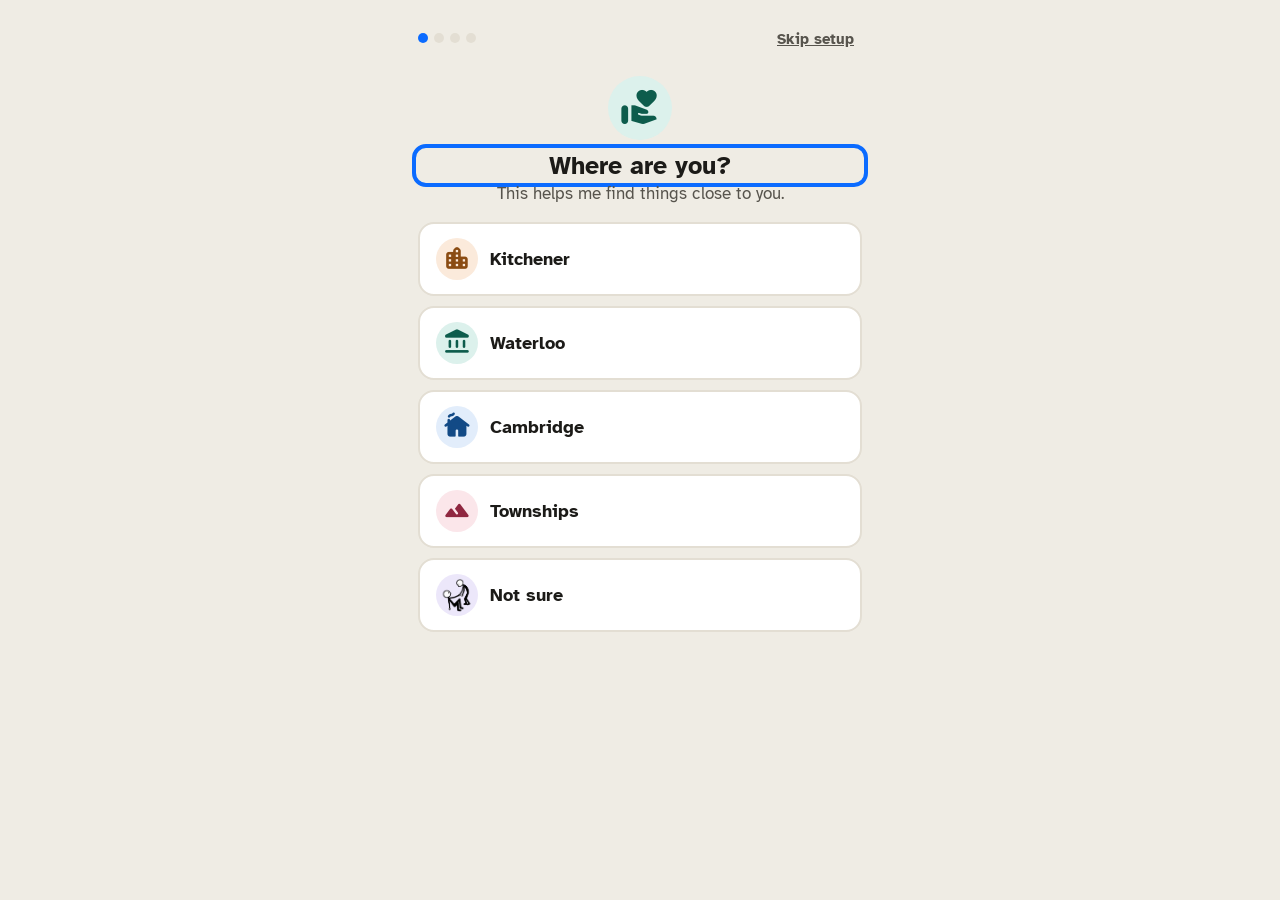
<file: index.html>
<!doctype html>
<html lang="en">
<head>
  <meta charset="utf-8" />
  <meta name="viewport" content="width=device-width, initial-scale=1, viewport-fit=cover" />
  <meta name="description" content="Belong — Robin texts you about free things to do near you. Built for everyone." />
  <title>Belong — free events, messaged to you</title>

  <!-- Online assets: Atkinson Hyperlegible is a typeface designed by the Braille Institute for low-vision readers.
       Material Symbols gives us big, friendly, universally familiar icons. Both load free from Google Fonts. -->
  <link rel="preconnect" href="https://fonts.googleapis.com" />
  <link rel="preconnect" href="https://fonts.gstatic.com" crossorigin />
  <link href="https://fonts.googleapis.com/css2?family=Atkinson+Hyperlegible:ital,wght@0,400;0,700;1,400&display=swap" rel="stylesheet" />
  <link href="https://fonts.googleapis.com/css2?family=Material+Symbols+Rounded:opsz,wght,FILL,GRAD@24,500,1,0&display=swap" rel="stylesheet" />

  <link rel="stylesheet" href="styles.css" />
</head>
<body>
  <a class="skip-link" href="#chat">Skip to messages</a>

  <!-- Phone-style notification banner. When a nonprofit posts an event and its
       notice time arrives, this slides in like an incoming text message. -->
  <div class="notif" id="notif" hidden role="alert">
    <button type="button" class="notif-card" id="notifCard">
      <span class="notif-head">
        <span class="notif-avatar ms" aria-hidden="true">volunteer_activism</span>
        <span class="notif-app">Belong</span>
        <span class="notif-when" id="notifWhen">now</span>
      </span>
      <span class="notif-title" id="notifTitle"></span>
      <span class="notif-body" id="notifBody"></span>
    </button>
  </div>

  <div class="app" id="app">
    <header class="app-header">
      <div class="avatar" aria-hidden="true"><span class="ms">volunteer_activism</span></div>
      <div class="who">
        <p class="who-name">Robin</p>
        <p class="who-sub">Messages you about free events near you</p>
      </div>
      <button class="home-btn" id="startOver" type="button">
        <span class="ms" aria-hidden="true">restart_alt</span>
        <span class="home-label">Start over</span>
      </button>
      <button class="icon-btn" id="btnSettings" type="button" aria-label="Settings" aria-haspopup="dialog">
        <span class="ms" aria-hidden="true">settings</span>
      </button>
    </header>

    <!-- Two big tabs: read Robin's messages, or manage what you've booked.
         WAI-ARIA tabs pattern: arrow keys move between tabs, panels swap below.
         (The accessibility controls that used to sit in a toolbar here now live
         behind the settings gear in the header.) -->
    <div class="tabs" role="tablist" aria-label="Sections">
      <button class="tab-btn" id="tabFind" type="button" role="tab" aria-selected="true" aria-controls="panelFind">
        <span class="ms" aria-hidden="true">chat</span><span class="tab-label" id="tabFindLabel">Messages</span>
      </button>
      <button class="tab-btn" id="tabBooked" type="button" role="tab" aria-selected="false" aria-controls="panelBooked" tabindex="-1">
        <span class="ms" aria-hidden="true">event_available</span><span class="tab-label" id="tabBookedLabel">My bookings</span>
        <span class="tab-badge" id="bookedBadge" hidden></span>
      </button>
    </div>

    <!-- Robin's messages. role="log" + aria-live means a screen reader speaks each new message. -->
    <div class="panel" id="panelFind" role="tabpanel" aria-labelledby="tabFind">
      <main class="chat" id="chat" role="log" aria-live="polite" aria-relevant="additions" tabindex="-1"></main>
    </div>

    <!-- Booked appointments: tap a card to select it, then the big red button cancels.
         A confirm step guards the destructive action; role="status" announces results. -->
    <div class="panel" id="panelBooked" role="tabpanel" aria-labelledby="tabBooked" hidden>
      <div class="booked-scroll">
        <h2 class="booked-title" id="bookedTitle" tabindex="-1">Your booked activities</h2>
        <p class="booked-help" id="bookedHelp"></p>
        <ul class="booked-list" id="bookedList"></ul>
        <div class="booked-empty" id="bookedEmpty" hidden>
          <img src="assets/pictograms/clock.png" alt="" />
          <p class="booked-empty-title" id="bookedEmptyText"></p>
          <p class="booked-empty-hint" id="bookedEmptyHint"></p>
        </div>
      </div>
      <div class="booked-footer">
        <p class="booked-status" id="bookedStatus" role="status"></p>
        <div class="confirm" id="confirmBox" hidden tabindex="-1">
          <p class="confirm-text" id="confirmText"></p>
          <div class="confirm-actions">
            <button type="button" class="btn danger" id="btnConfirmYes">
              <span class="ms" aria-hidden="true">check</span><span id="confirmYesLabel"></span>
            </button>
            <button type="button" class="btn" id="btnConfirmNo">
              <span class="ms" aria-hidden="true">close</span><span id="confirmNoLabel"></span>
            </button>
          </div>
        </div>
        <button type="button" class="btn-cancel" id="btnCancel" hidden>
          <span class="ms" aria-hidden="true">event_busy</span><span id="btnCancelLabel"></span>
        </button>
      </div>
    </div>

    <p class="credit">
      Symbols: <a href="https://arasaac.org" target="_blank" rel="noopener">ARASAAC</a> — Sergio Palao, Gobierno de Aragón (CC BY-NC-SA)
    </p>
  </div>

  <!-- Onboarding: a one-time, four-question tap survey (location, interests,
       age, accessibility needs) shown on first open. Robin uses the answers
       to decide which events to message the user about. Same PECS/AAC rule
       as everywhere: every option is colour + icon + word, always together. -->
  <div class="onboarding" id="onboarding" hidden>
    <div class="onb-card">
      <div class="onb-top">
        <div class="onb-progress" id="onbProgress" role="img"></div>
        <button type="button" class="onb-skip" id="onbSkip">Skip setup</button>
      </div>
      <div class="avatar avatar-lg" aria-hidden="true"><span class="ms">volunteer_activism</span></div>
      <h1 class="onb-title" id="onbTitle" tabindex="-1"></h1>
      <p class="onb-sub" id="onbSub"></p>
      <div class="onb-options" id="onbOptions"></div>
      <div class="onb-actions" id="onbActions"></div>
    </div>
  </div>

  <!-- Settings: the accessibility controls, one tap behind the gear.
       Same PECS/AAC rule as everywhere: every row is icon + word, and
       shows its current state in words too. -->
  <div class="settings" id="settings" hidden role="dialog" aria-modal="true" aria-labelledby="settingsTitle">
    <div class="settings-card">
      <div class="settings-top">
        <h2 class="settings-title" id="settingsTitle" tabindex="-1">Settings</h2>
        <button type="button" class="icon-btn" id="settingsClose" aria-label="Close settings">
          <span class="ms" aria-hidden="true">close</span>
        </button>
      </div>

      <button class="setting-row" id="btnText" type="button">
        <span class="ms" aria-hidden="true">format_size</span>
        <span class="setting-label" id="labelText">Text size</span>
        <span class="setting-value" id="valueText"></span>
      </button>
      <button class="setting-row" id="btnContrast" type="button" aria-pressed="false">
        <span class="ms" aria-hidden="true">contrast</span>
        <span class="setting-label" id="labelContrast">High contrast</span>
        <span class="setting-value" id="valueContrast"></span>
      </button>
      <button class="setting-row" id="btnSound" type="button" aria-pressed="false">
        <span class="ms" aria-hidden="true">volume_up</span>
        <span class="setting-label" id="labelSound">Read aloud</span>
        <span class="setting-value" id="valueSound"></span>
      </button>

      <p class="settings-group" id="labelLang">Language</p>
      <div class="lang-rows" role="group" aria-labelledby="labelLang">
        <button class="setting-row lang-row" type="button" data-lang="en" aria-pressed="false">
          <span class="ms" aria-hidden="true">language</span>
          <span class="setting-label">English</span>
          <span class="check ms" aria-hidden="true">check</span>
        </button>
        <button class="setting-row lang-row" type="button" data-lang="fr" aria-pressed="false">
          <span class="ms" aria-hidden="true">language</span>
          <span class="setting-label">Français</span>
          <span class="check ms" aria-hidden="true">check</span>
        </button>
        <button class="setting-row lang-row" type="button" data-lang="es" aria-pressed="false">
          <span class="ms" aria-hidden="true">language</span>
          <span class="setting-label">Español</span>
          <span class="check ms" aria-hidden="true">check</span>
        </button>
      </div>

      <a class="settings-link" id="orgLink" href="post.html">For organizations</a>
    </div>
  </div>

  <script src="app.js?v=5"></script>
</body>
</html>
</file>
<file: styles.css>
/* ============================================================
   Belong — accessible community discovery UI
   Design rules (from the KW Hab brief):
   - Calm by default. Colour carries MEANING, never decoration.
   - Never colour alone: every colour is paired with an icon AND a word.
   - Big, fat-finger-safe targets (min 56px). Generous spacing.
   - One question at a time, so nobody has to process a wall of options.
   - No single sense required (see / hear / speak — all optional paths).
   ============================================================ */

:root {
  /* Base scale. Everything uses rem, so the "Text size" button just
     changes this one number and the whole app grows. */
  font-size: 18px;

  --font: "Atkinson Hyperlegible", system-ui, sans-serif;

  --bg: #efece4;            /* warm, low-glare page */
  --app: #ffffff;
  --ink: #1c1b18;
  --ink-soft: #57544d;
  --line: #e3ded3;

  --guide-bg: #eceae3;      /* incoming bubble */
  --guide-ink: #1c1b18;
  --user-bg: #0b6bff;       /* outgoing bubble (familiar texting blue) */
  --user-ink: #ffffff;

  --card: #ffffff;
  --accent: #0b6bff;
  --free-bg: #e4f3e8;
  --free-ink: #14682f;

  --focus: #0b6bff;
  --target: 56px;           /* generous minimum tap target */
  --radius: 20px;

  /* Category colours — each owns one hue + one icon + one word.
     Tint background is light; -ink is the dark same-family text. */
  --food-bg:#fbeadb;   --food-ink:#8a4b12;
  --people-bg:#dcf1ec; --people-ink:#0d5c4c;
  --kids-bg:#e2edfb;   --kids-ink:#124a86;
  --health-bg:#fbe6ea; --health-ink:#8f2740;
  --learn-bg:#ece7fa;  --learn-ink:#463a8f;
  --money-bg:#e6f2dc;  --money-ink:#3c5f16;
}

/* Larger text modes (the "Text size" button cycles these). */
:root[data-text="large"]  { font-size: 22px; }
:root[data-text="xlarge"] { font-size: 27px; }

* { box-sizing: border-box; }
[hidden] { display: none !important; }

html, body {
  margin: 0;
  height: 100%;
  background: var(--bg);
  font-family: var(--font);
  color: var(--ink);
  -webkit-text-size-adjust: 100%;
}

.sr-only {
  position: absolute; width: 1px; height: 1px;
  padding: 0; margin: -1px; overflow: hidden;
  clip: rect(0,0,0,0); white-space: nowrap; border: 0;
}

.skip-link {
  position: absolute; left: 8px; top: -60px;
  background: var(--accent); color: #fff; padding: 12px 16px;
  border-radius: 12px; z-index: 20; font-weight: 700; text-decoration: none;
  transition: top .15s;
}
.skip-link:focus { top: 8px; }

/* Visible focus for keyboard + switch users. Thick, high-contrast. */
:focus-visible {
  outline: 4px solid var(--focus);
  outline-offset: 2px;
  border-radius: 8px;
}

.ms {
  font-family: "Material Symbols Rounded";
  font-weight: 500; font-style: normal; line-height: 1;
  font-size: 1.5rem; user-select: none;
  font-variation-settings: "FILL" 1, "opsz" 24;
}

/* ---------- App shell: a centred phone-width column ---------- */
.app {
  max-width: 480px;
  margin: 0 auto;
  height: 100dvh;
  background: var(--app);
  display: flex;
  flex-direction: column;
  border-left: 1px solid var(--line);
  border-right: 1px solid var(--line);
}

.app-header {
  display: flex; align-items: center; gap: 12px;
  padding: 12px 14px;
  border-bottom: 1px solid var(--line);
  background: var(--app);
}
.avatar {
  width: 46px; height: 46px; border-radius: 50%;
  background: var(--people-bg); color: var(--people-ink);
  display: flex; align-items: center; justify-content: center; flex: 0 0 auto;
}
.avatar .ms { font-size: 1.6rem; }
.who { flex: 1; min-width: 0; }
.who-name { margin: 0; font-size: 1.1rem; font-weight: 700; }
.who-sub { margin: 0; font-size: .82rem; color: var(--ink-soft); }

.home-btn {
  display: flex; align-items: center; gap: 6px;
  min-height: 48px; padding: 6px 14px;
  border: 2px solid var(--line); border-radius: 14px;
  background: var(--app); color: var(--ink);
  font-family: var(--font); font-size: .9rem; font-weight: 700; cursor: pointer;
}
.home-btn:hover { background: var(--bg); }
.home-label { white-space: nowrap; }

/* Round icon-only header button (settings gear, close). */
.icon-btn {
  width: 48px; height: 48px; flex: 0 0 auto;
  display: flex; align-items: center; justify-content: center;
  border: 2px solid var(--line); border-radius: 50%;
  background: var(--app); color: var(--ink); cursor: pointer;
}
.icon-btn:hover { background: var(--bg); }
.icon-btn .ms { font-size: 1.5rem; }

/* ---------- Settings (full-screen overlay, same pattern as onboarding) ---------- */
.settings {
  position: fixed; inset: 0; z-index: 40;
  background: var(--bg);
  overflow-y: auto;
}
.settings[hidden] { display: none; }

.settings-card {
  width: 100%; max-width: 480px; margin: 0 auto;
  min-height: 100dvh;
  display: flex; flex-direction: column; gap: 10px;
  padding: 16px 18px 28px;
  background: var(--app);
}

.settings-top {
  display: flex; align-items: center; justify-content: space-between;
  gap: 10px; margin-bottom: 6px;
}
.settings-title { margin: 0; font-size: 1.3rem; }

.setting-row {
  display: flex; align-items: center; gap: 12px;
  min-height: var(--target); padding: 12px 16px;
  border: 2px solid var(--line); border-radius: 16px;
  background: var(--app); color: var(--ink);
  font-family: var(--font); font-size: 1.02rem; font-weight: 700;
  text-align: left; cursor: pointer;
}
.setting-row:hover { background: var(--bg); }
.setting-row .ms { font-size: 1.5rem; flex: 0 0 auto; }
.setting-label { flex: 1; min-width: 0; }
.setting-value { color: var(--ink-soft); font-weight: 700; font-size: .9rem; white-space: nowrap; }
.setting-row[aria-pressed="true"] {
  background: var(--accent); color: #fff; border-color: var(--accent);
}
.setting-row[aria-pressed="true"] .setting-value { color: inherit; }

/* Language picker: one row per language, the active one is filled. */
.settings-group { margin: 8px 2px 0; font-size: .9rem; font-weight: 700; color: var(--ink-soft); }
.lang-rows { display: flex; flex-direction: column; gap: 10px; }
.setting-row .check { margin-left: auto; opacity: 0; }
.setting-row[aria-pressed="true"] .check { opacity: 1; }

.settings-link {
  margin-top: auto; padding: 12px 4px 0;
  color: var(--ink-soft); font-size: .9rem; font-weight: 700;
  text-align: center;
}

/* ---------- Chat log ---------- */
.chat {
  flex: 1; overflow-y: auto;
  padding: 16px 14px 20px;
  display: flex; flex-direction: column; gap: 12px;
  /* Instant scrolling on purpose: smooth animations get cancelled by
     rapid appends, and less motion is kinder to this audience anyway. */
}

.row { display: flex; flex-direction: column; max-width: 100%; }
.row.guide { flex-direction: row; align-items: flex-end; gap: 2px; }
.row.user  { align-items: flex-end; }
.row.msg   { flex-direction: row; align-items: center; gap: 4px; }

.bubble {
  max-width: 86%;
  padding: 12px 16px;
  border-radius: var(--radius);
  font-size: 1.05rem; line-height: 1.5;
  word-wrap: break-word;
}
.row.guide .bubble {
  background: var(--guide-bg); color: var(--guide-ink);
  border-bottom-left-radius: 6px;
}
.row.user .bubble {
  background: var(--user-bg); color: var(--user-ink);
  border-bottom-right-radius: 6px; font-weight: 700;
}
.row.user .bubble .ms { font-size: 1.15rem; vertical-align: -3px; margin-right: 6px; }

/* Small icon-only "replay this aloud" button under a guide bubble. */
.replay {
  display: inline-flex; align-items: center; justify-content: center;
  flex: 0 0 auto; width: 40px; height: 40px; padding: 0;
  border: none; border-radius: 50%;
  background: transparent; color: var(--ink-soft); cursor: pointer;
}
.replay:hover { background: var(--guide-bg); }
.replay .ms { font-size: 1.25rem; }

/* ---------- Phone-style notification banner ----------
   Emulates an incoming text/push notification for a newly posted event. */
.notif {
  position: fixed; top: 10px; left: 0; right: 0; z-index: 60;
  display: flex; justify-content: center;
  padding: 0 12px; pointer-events: none;
}
.notif-card {
  pointer-events: auto;
  display: block; text-align: left; cursor: pointer;
  width: 100%; max-width: 430px;
  background: var(--card); color: var(--ink);
  border: 2px solid var(--line); border-radius: 20px;
  padding: 12px 14px;
  font-family: var(--font); font-size: 1rem;
  box-shadow: 0 12px 30px rgba(0, 0, 0, .18);
  animation: notif-drop .35s ease-out;
}
.notif.hide .notif-card { animation: notif-fade .25s ease-out forwards; }
@media (prefers-reduced-motion: reduce) {
  .notif-card { animation: none; }
  .notif.hide .notif-card { animation: none; opacity: 0; }
}
@keyframes notif-drop {
  from { transform: translateY(-120%); opacity: 0; }
  to   { transform: translateY(0);     opacity: 1; }
}
@keyframes notif-fade {
  to { opacity: 0; transform: translateY(-8px); }
}
.notif-head {
  display: flex; align-items: center; gap: 8px;
  margin-bottom: 6px;
  font-size: .85rem; font-weight: 700; color: var(--ink-soft);
}
.notif-avatar {
  width: 26px; height: 26px; border-radius: 8px;
  display: inline-flex; align-items: center; justify-content: center;
  background: var(--guide-bg); color: var(--ink);
  font-size: 1rem;
}
.notif-when { margin-left: auto; font-weight: 400; }
.notif-title { display: block; margin: 0; font-size: 1.02rem; font-weight: 700; }
.notif-body { display: block; margin: 2px 0 0; font-size: .98rem; line-height: 1.4; }
:root[data-contrast="high"] .notif-card { border: 2px solid #fff; }

/* Typing indicator */
.typing { display: flex; gap: 5px; padding: 14px 18px; }
.typing span {
  width: 9px; height: 9px; border-radius: 50%; background: #b7b3a8;
  animation: blink 1.2s infinite both;
}
.typing span:nth-child(2){ animation-delay: .2s; }
.typing span:nth-child(3){ animation-delay: .4s; }
@keyframes blink { 0%,80%,100%{opacity:.3} 40%{opacity:1} }

/* ---------- Option buttons (the "quick replies") ---------- */
.options {
  display: grid; grid-template-columns: 1fr 1fr; gap: 10px;
  margin-top: 2px; width: 100%;
}
.options.stack { grid-template-columns: 1fr; }

.opt {
  display: flex; align-items: center; gap: 12px;
  min-height: var(--target); padding: 14px 16px;
  border: 2px solid var(--line); border-radius: 16px;
  background: var(--app); color: var(--ink);
  font-family: var(--font); font-size: 1.02rem; font-weight: 700;
  text-align: left; cursor: pointer;
}
.opt:hover { background: var(--bg); }
.opt .dot {
  width: 42px; height: 42px; border-radius: 50%; flex: 0 0 auto;
  display: flex; align-items: center; justify-content: center;
}
.opt .dot .ms { font-size: 1.55rem; }
.opt.simple { justify-content: center; }
.opt.simple .ms { font-size: 1.35rem; margin-right: 4px; }
.opt.full { grid-column: 1 / -1; }

/* Category colour map — colour + icon + word together, always. */
.c-food   .dot { background: var(--food-bg);   color: var(--food-ink); }
.c-people .dot { background: var(--people-bg); color: var(--people-ink); }
.c-kids   .dot { background: var(--kids-bg);   color: var(--kids-ink); }
.c-health .dot { background: var(--health-bg); color: var(--health-ink); }
.c-learn  .dot { background: var(--learn-bg);  color: var(--learn-ink); }
.c-money  .dot { background: var(--money-bg);  color: var(--money-ink); }

/* ---------- Opportunity card ---------- */
.card {
  width: 100%; background: var(--card);
  border: 2px solid var(--line); border-radius: 18px; overflow: hidden;
}
.card-top {
  height: 92px; display: flex; align-items: center; justify-content: center;
}
.card-top .ms { font-size: 2.6rem; }
.card-body { padding: 14px 16px; }
.card-head { display: flex; align-items: center; gap: 8px; margin-bottom: 3px; }
.card-title { margin: 0; font-size: 1.15rem; font-weight: 700; }
.badge-free {
  margin-left: auto; background: var(--free-bg); color: var(--free-ink);
  font-size: .82rem; font-weight: 700; padding: 4px 10px; border-radius: 10px;
  white-space: nowrap;
}
.card-org { margin: 0 0 10px; font-size: .9rem; color: var(--ink-soft); }
.card-line { display: flex; align-items: center; gap: 10px; font-size: 1rem; margin: 6px 0; }
.card-line .ms { font-size: 1.35rem; color: var(--ink-soft); }

.chips { display: flex; flex-wrap: wrap; gap: 6px; margin: 12px 0; }
.chip {
  display: flex; align-items: center; gap: 5px;
  font-size: .82rem; font-weight: 700; color: var(--ink-soft);
  background: var(--bg); border: 1px solid var(--line);
  padding: 5px 10px; border-radius: 20px;
}
.chip .ms { font-size: 1.15rem; }

.card-actions { display: flex; gap: 8px; margin-top: 4px; }
.btn {
  flex: 1; display: flex; align-items: center; justify-content: center; gap: 6px;
  min-height: var(--target); padding: 12px;
  border-radius: 14px; border: 2px solid var(--line);
  background: var(--app); color: var(--ink);
  font-family: var(--font); font-size: 1rem; font-weight: 700; cursor: pointer;
}
.btn:hover { background: var(--bg); }
.btn .ms { font-size: 1.3rem; }
.btn.primary { background: var(--accent); color: #fff; border-color: var(--accent); }
.btn.primary:hover { filter: brightness(.95); }

/* ---------- Composer ---------- */
.composer {
  display: flex; align-items: center; gap: 8px;
  padding: 10px 12px; border-top: 1px solid var(--line); background: var(--app);
}
.mic, .send {
  width: 50px; height: 50px; flex: 0 0 auto;
  border-radius: 50%; border: 2px solid var(--line);
  background: var(--app); color: var(--ink-soft); cursor: pointer;
  display: flex; align-items: center; justify-content: center;
}
.mic:hover, .send:hover { background: var(--bg); }
.mic.listening { background: var(--health-bg); color: var(--health-ink); border-color: var(--health-ink); }
.send { background: var(--accent); color: #fff; border-color: var(--accent); }
.composer-input {
  flex: 1; min-width: 0; height: 50px;
  border: 2px solid var(--line); border-radius: 25px;
  padding: 0 18px; font-family: var(--font); font-size: 1rem;
  background: var(--bg); color: var(--ink);
}
.composer-input:focus-visible { outline: 4px solid var(--focus); outline-offset: 1px; }

/* ============================================================
   HIGH-CONTRAST MODE
   Strips category tints, goes black/white with heavy borders and
   yellow focus. Meaning is kept because every colour was already
   paired with an icon + a word.
   ============================================================ */
:root[data-contrast="high"] {
  --bg:#000; --app:#000; --ink:#fff; --ink-soft:#fff; --line:#fff;
  --guide-bg:#000; --guide-ink:#fff; --user-bg:#fff; --user-ink:#000;
  --card:#000; --accent:#ffe500; --free-bg:#000; --free-ink:#ffe500;
  --focus:#ffe500;
}
:root[data-contrast="high"] .row.guide .bubble { border: 2px solid #fff; }
:root[data-contrast="high"] .badge-free { border: 2px solid #ffe500; }
:root[data-contrast="high"] .btn.primary { color: #000; }
:root[data-contrast="high"] .setting-row[aria-pressed="true"] { color: #000; }
:root[data-contrast="high"] .replay { border: 2px solid #fff; }
:root[data-contrast="high"] .opt .dot,
:root[data-contrast="high"] .avatar {
  background: #000 !important; color: #fff !important; border: 2px solid #fff;
}
:root[data-contrast="high"] .chip { background:#000; }

/* ---------- ARASAAC pictogram sizing ---------- */
.opt .dot img { width: 34px; height: 34px; object-fit: contain; }
.card-top img { width: 64px; height: 64px; object-fit: contain; }
.card-line img { width: 30px; height: 30px; object-fit: contain; flex: 0 0 auto; }
.chip img { width: 22px; height: 22px; object-fit: contain; }
.row.user .bubble img {
  width: 26px; height: 26px; object-fit: contain;
  vertical-align: -6px; margin-right: 8px;
  background: #fff; border-radius: 6px; padding: 1px;
}

/* Category tint bands on cards (colour + picture + word together). */
.card-top.c-food   { background: var(--food-bg); }
.card-top.c-people { background: var(--people-bg); }
.card-top.c-kids   { background: var(--kids-bg); }
.card-top.c-health { background: var(--health-bg); }
.card-top.c-learn  { background: var(--learn-bg); }
.card-top.c-money  { background: var(--money-bg); }

/* Used options stay visible for context but can't re-fire. */
.opt:disabled { opacity: .45; cursor: default; }
.opt.picked { border-color: var(--accent); opacity: 1; }

/* Attribution + org link. Required by ARASAAC's CC BY-NC-SA licence. */
.credit {
  margin: 0; padding: 6px 12px 10px; text-align: center;
  font-size: .68rem; color: var(--ink-soft); background: var(--app);
}
.credit a { color: inherit; }

:root[data-contrast="high"] .opt .dot img,
:root[data-contrast="high"] .card-top img,
:root[data-contrast="high"] .card-line img,
:root[data-contrast="high"] .chip img {
  background: #fff; border-radius: 8px; padding: 2px;
}
:root[data-contrast="high"] .card-top { background: #000 !important; }

/* ============================================================
   ONBOARDING — 4-page tap-to-choose survey shown on first visit.
   Reuses .opt/.dot so colours, icons, focus states and high-contrast
   handling all come for free from the rules above.
   ============================================================ */
#app[hidden] { display: none; }

.onboarding {
  position: fixed; inset: 0; z-index: 30;
  background: var(--bg);
  overflow-y: auto;
}
.onboarding[hidden] { display: none; }

.onb-card {
  width: 100%; max-width: 480px; margin: 0 auto;
  min-height: 100dvh;
  display: flex; flex-direction: column;
  padding: 16px 18px 28px;
}

.onb-top { display: flex; align-items: center; justify-content: space-between; gap: 10px; }
.onb-progress { display: flex; gap: 6px; }
.onb-progress .dot {
  width: 10px; height: 10px; border-radius: 50%; background: var(--line);
}
.onb-progress .dot.active { background: var(--accent); }
.onb-progress .dot.done { background: var(--accent); opacity: .5; }

.onb-skip {
  border: none; background: none; color: var(--ink-soft);
  font-family: var(--font); font-size: .85rem; font-weight: 700;
  text-decoration: underline; cursor: pointer; min-height: 44px; padding: 8px;
}

.avatar-lg { width: 64px; height: 64px; margin: 16px auto 6px; }
.avatar-lg .ms { font-size: 2.2rem; }

.onb-title { text-align: center; font-size: 1.4rem; margin: 4px 0 2px; }
.onb-sub { text-align: center; color: var(--ink-soft); margin: 0 0 18px; font-size: .95rem; }

.onb-options {
  display: grid; grid-template-columns: 1fr 1fr; gap: 10px;
  flex: 1; align-content: start;
}
.onb-options.stack { grid-template-columns: 1fr; }

/* Multi-select options (interests, accessibility needs): tapping
   toggles a checkmark instead of disabling the other buttons. */
.opt .check { margin-left: auto; opacity: 0; color: var(--accent); }
.opt.selected .check { opacity: 1; }
.opt.selected { border-color: var(--accent); background: var(--bg); }
:root[data-contrast="high"] .opt.selected { border-color: var(--accent); }

.onb-actions { display: flex; gap: 10px; margin-top: 18px; }
.onb-actions .btn { flex: 1; }

/* ============================================================
   TABS + BOOKED APPOINTMENTS
   Same rules as everywhere: big targets, colour + icon + word,
   thick visible focus, everything scales with the Text button.
   ============================================================ */
:root { --danger: #b3261e; } /* white text on this red = 6.6:1, passes AA */

.tabs {
  display: grid; grid-template-columns: 1fr 1fr; gap: 8px;
  padding: 10px 12px;
  border-bottom: 1px solid var(--line);
  background: var(--app);
}
.tab-btn {
  display: flex; align-items: center; justify-content: center; gap: 8px;
  min-height: var(--target); padding: 8px 10px;
  border: 2px solid var(--line); border-radius: 14px;
  background: var(--app); color: var(--ink);
  font-family: var(--font); font-size: .95rem; font-weight: 700; cursor: pointer;
}
.tab-btn:hover { background: var(--bg); }
.tab-btn[aria-selected="true"] {
  background: var(--accent); color: #fff; border-color: var(--accent);
}
.tab-badge {
  background: var(--danger); color: #fff;
  min-width: 1.6em; padding: 2px 8px; border-radius: 999px;
  font-size: .82rem; text-align: center;
}

/* Panels fill the same slot the chat used to. The global [hidden] rule
   near the top of this file keeps them collapsed despite display:flex. */
.panel { flex: 1; min-height: 0; display: flex; flex-direction: column; }

.booked-scroll {
  flex: 1; overflow-y: auto;
  padding: 16px 14px 20px;
  display: flex; flex-direction: column; gap: 12px;
}
.booked-title { margin: 0; font-size: 1.2rem; }
.booked-help { margin: 0; font-size: .95rem; line-height: 1.5; color: var(--ink-soft); }

.booked-list { list-style: none; margin: 0; padding: 0; display: flex; flex-direction: column; gap: 12px; }

/* Selectable booking card. Selection shows three ways at once:
   accent border, filled check circle, and the word Selected. */
.booked-card {
  width: 100%; display: flex; align-items: center; gap: 12px;
  min-height: var(--target); padding: 12px 14px;
  border: 2px solid var(--line); border-radius: 18px;
  background: var(--card); color: var(--ink);
  font-family: var(--font); text-align: left; cursor: pointer;
}
.booked-card:hover { background: var(--bg); }
.booked-card[aria-checked="true"] {
  border-color: var(--accent);
  box-shadow: 0 0 0 2px var(--accent);
}
.booked-card .dot {
  width: 48px; height: 48px; border-radius: 50%; flex: 0 0 auto;
  display: flex; align-items: center; justify-content: center;
}
.booked-card .dot img { width: 32px; height: 32px; object-fit: contain; }
.booked-info { flex: 1; min-width: 0; display: flex; flex-direction: column; gap: 2px; }
.booked-name { font-size: 1.02rem; font-weight: 700; }
.booked-org { font-size: .82rem; color: var(--ink-soft); }
.booked-meta {
  display: flex; align-items: center; gap: 8px;
  font-size: .9rem; color: var(--ink-soft); margin-top: 2px;
}
.booked-meta img { width: 24px; height: 24px; object-fit: contain; flex: 0 0 auto; }
.booked-check {
  display: flex; flex-direction: column; align-items: center; gap: 3px;
  flex: 0 0 auto; color: var(--ink-soft);
}
.booked-check .ms {
  width: 40px; height: 40px; border-radius: 50%;
  border: 2px solid var(--line); background: var(--app);
  display: flex; align-items: center; justify-content: center;
  font-size: 1.35rem; color: transparent;
}
.booked-card[aria-checked="true"] .booked-check .ms {
  background: var(--accent); border-color: var(--accent); color: #fff;
}
.booked-check-word { font-size: .7rem; font-weight: 700; }
.booked-card[aria-checked="true"] .booked-check-word { color: var(--accent); }

.booked-empty {
  display: flex; flex-direction: column; align-items: center; gap: 10px;
  padding: 30px 10px; text-align: center; color: var(--ink-soft);
}
.booked-empty img { width: 80px; height: 80px; object-fit: contain; }
.booked-empty-title { margin: 0; font-size: 1.1rem; font-weight: 700; color: var(--ink); }
.booked-empty-hint { margin: 0; font-size: .95rem; line-height: 1.5; }

/* Footer with the big red cancel button, pinned so it's always in reach. */
.booked-footer {
  display: flex; flex-direction: column; gap: 8px;
  padding: 10px 12px calc(10px + env(safe-area-inset-bottom));
  border-top: 1px solid var(--line); background: var(--app);
}
.booked-status {
  margin: 0; min-height: 1.3em; text-align: center;
  font-size: .95rem; font-weight: 700;
}
.btn-cancel {
  display: flex; align-items: center; justify-content: center; gap: 10px;
  width: 100%; min-height: 64px; padding: 12px;
  border: 2px solid var(--danger); border-radius: 16px;
  background: var(--danger); color: #fff;
  font-family: var(--font); font-size: 1.1rem; font-weight: 700; cursor: pointer;
}
.btn-cancel:hover { filter: brightness(.92); }
.btn-cancel .ms { font-size: 1.5rem; }
.btn-cancel[aria-disabled="true"] { opacity: .55; }
.btn.danger { background: var(--danger); color: #fff; border-color: var(--danger); }
.btn.danger:hover { filter: brightness(.92); }

.confirm {
  border: 2px solid var(--danger); border-radius: 16px;
  padding: 12px; display: flex; flex-direction: column; gap: 10px;
  background: var(--app);
}
.confirm-text { margin: 0; font-weight: 700; text-align: center; }
.confirm-actions { display: flex; gap: 8px; }

/* High contrast: red stays (it's paired with icon + word), gains white edges. */
:root[data-contrast="high"] .btn-cancel,
:root[data-contrast="high"] .btn.danger { border-color: #fff; }
:root[data-contrast="high"] .tab-badge { border: 2px solid #fff; }
:root[data-contrast="high"] .tab-btn[aria-selected="true"] { color: #000; }
:root[data-contrast="high"] .booked-card .dot {
  background: #000 !important; color: #fff !important; border: 2px solid #fff;
}
:root[data-contrast="high"] .booked-card .dot img,
:root[data-contrast="high"] .booked-meta img,
:root[data-contrast="high"] .booked-empty img {
  background: #fff; border-radius: 8px; padding: 2px;
}
:root[data-contrast="high"] .booked-card[aria-checked="true"] .booked-check .ms { color: #000; }
:root[data-contrast="high"] .booked-empty-title { color: #fff; }

/* Respect users who ask for less motion. */
@media (prefers-reduced-motion: reduce) {
  * { animation: none !important; scroll-behavior: auto !important; }
}

/* On real phones the column just fills the screen. */
@media (max-width: 500px) {
  .app { border-left: none; border-right: none; }
  .home-label { display: none; }
  /* Icon-only on phones: match the round settings button beside it. */
  .home-btn { width: 48px; height: 48px; padding: 0; justify-content: center; border-radius: 50%; }
}
</file>
